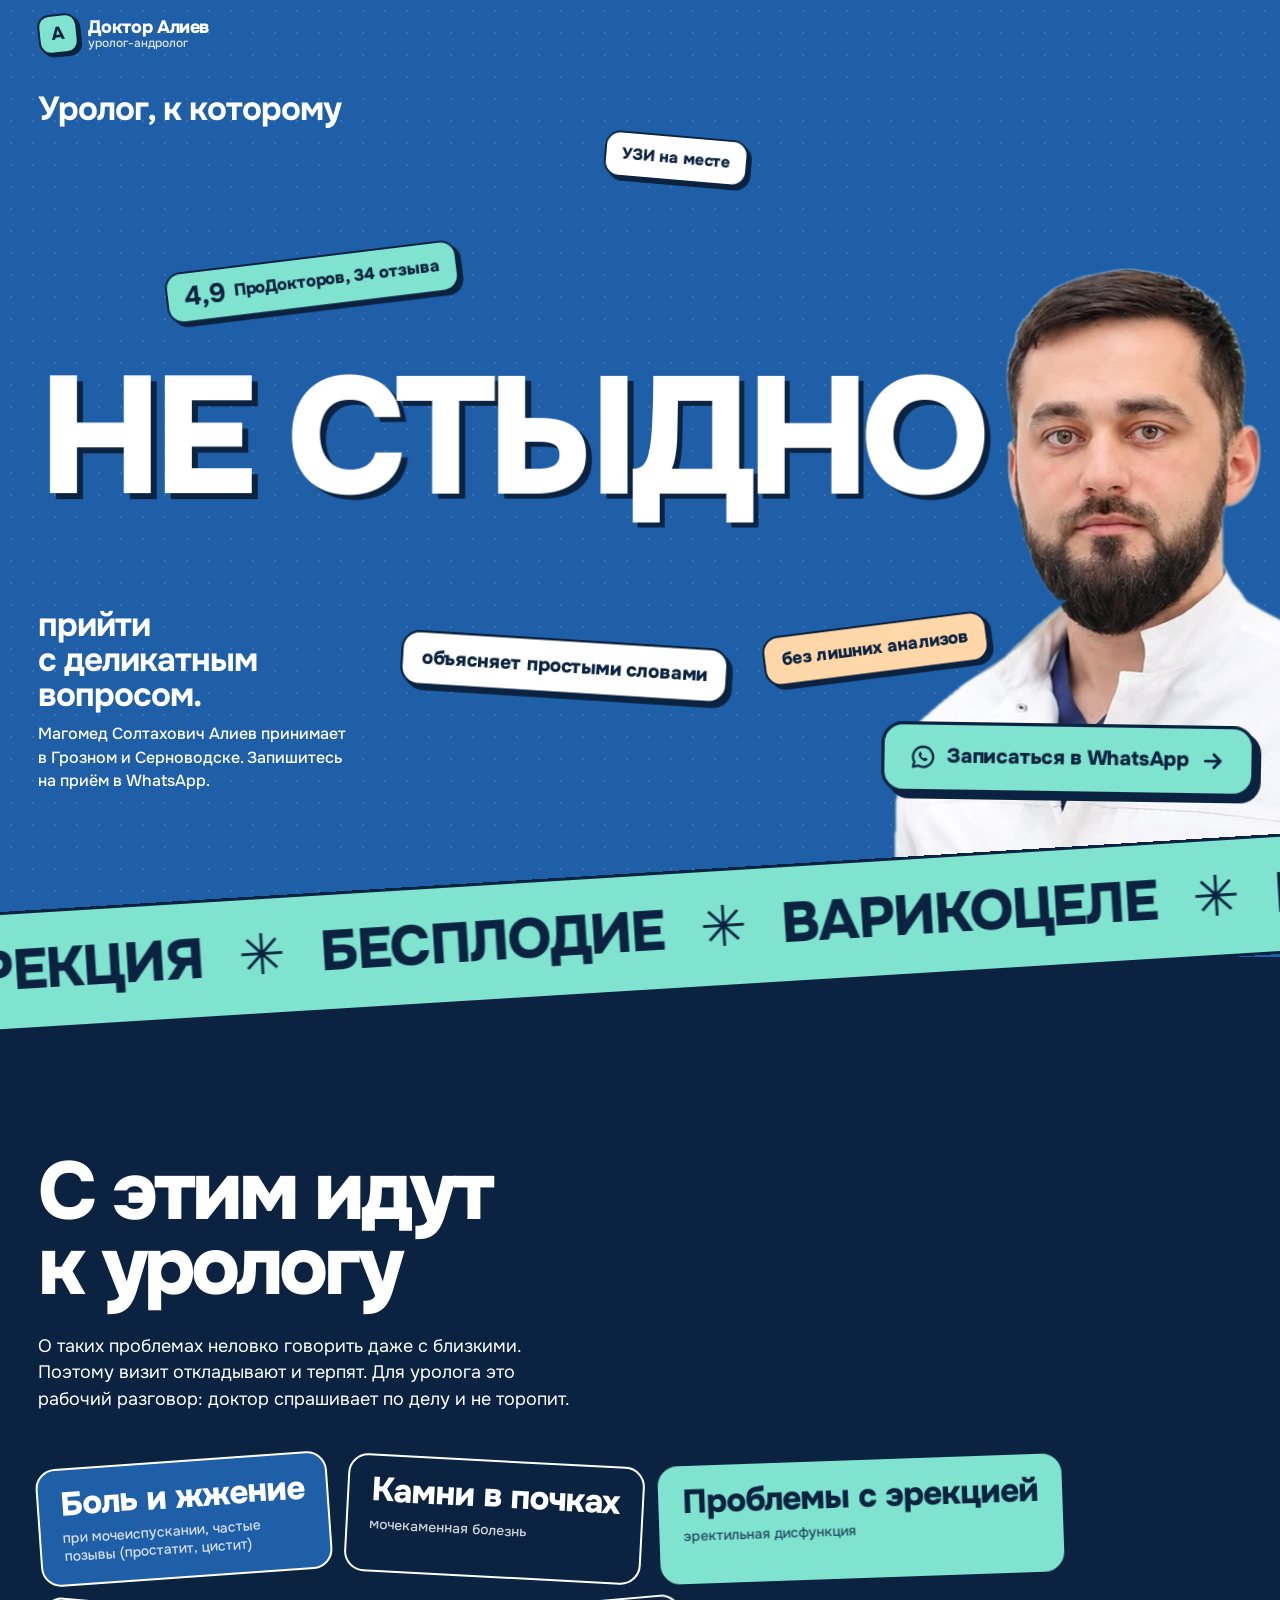
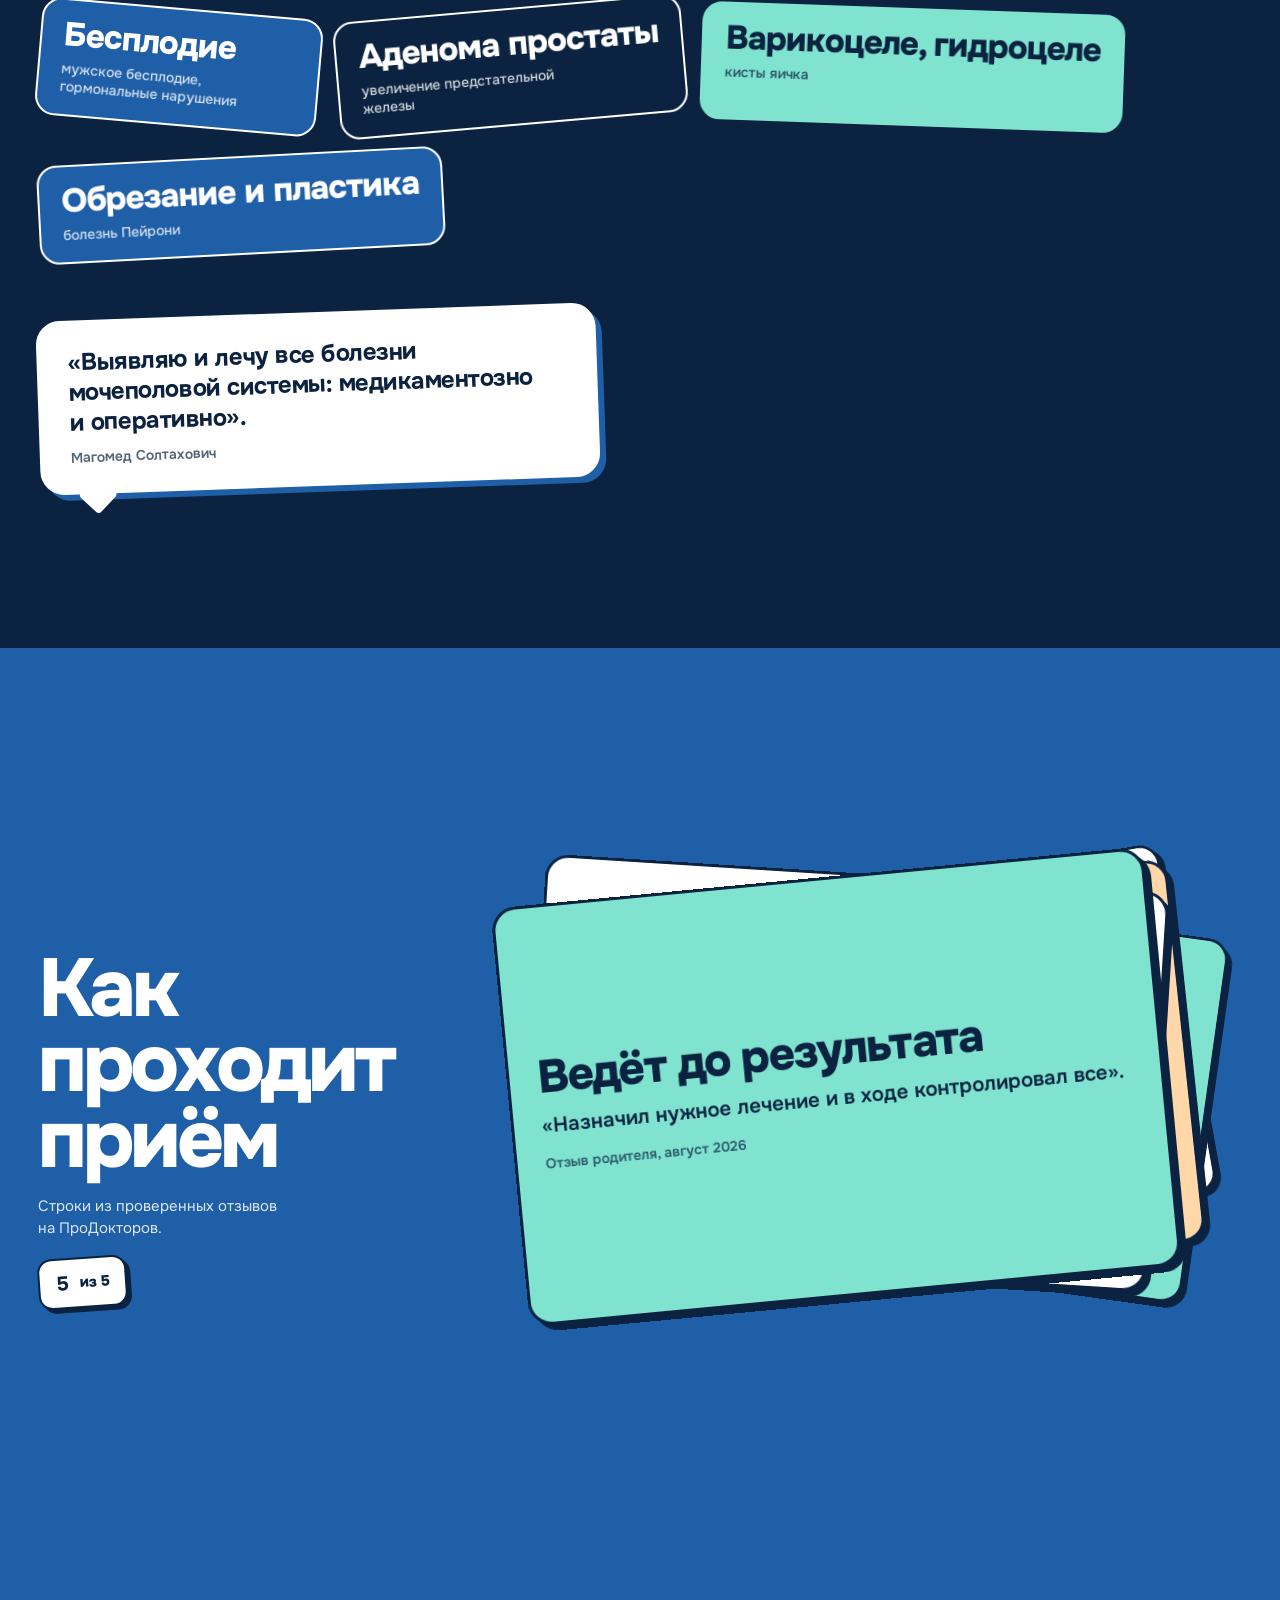
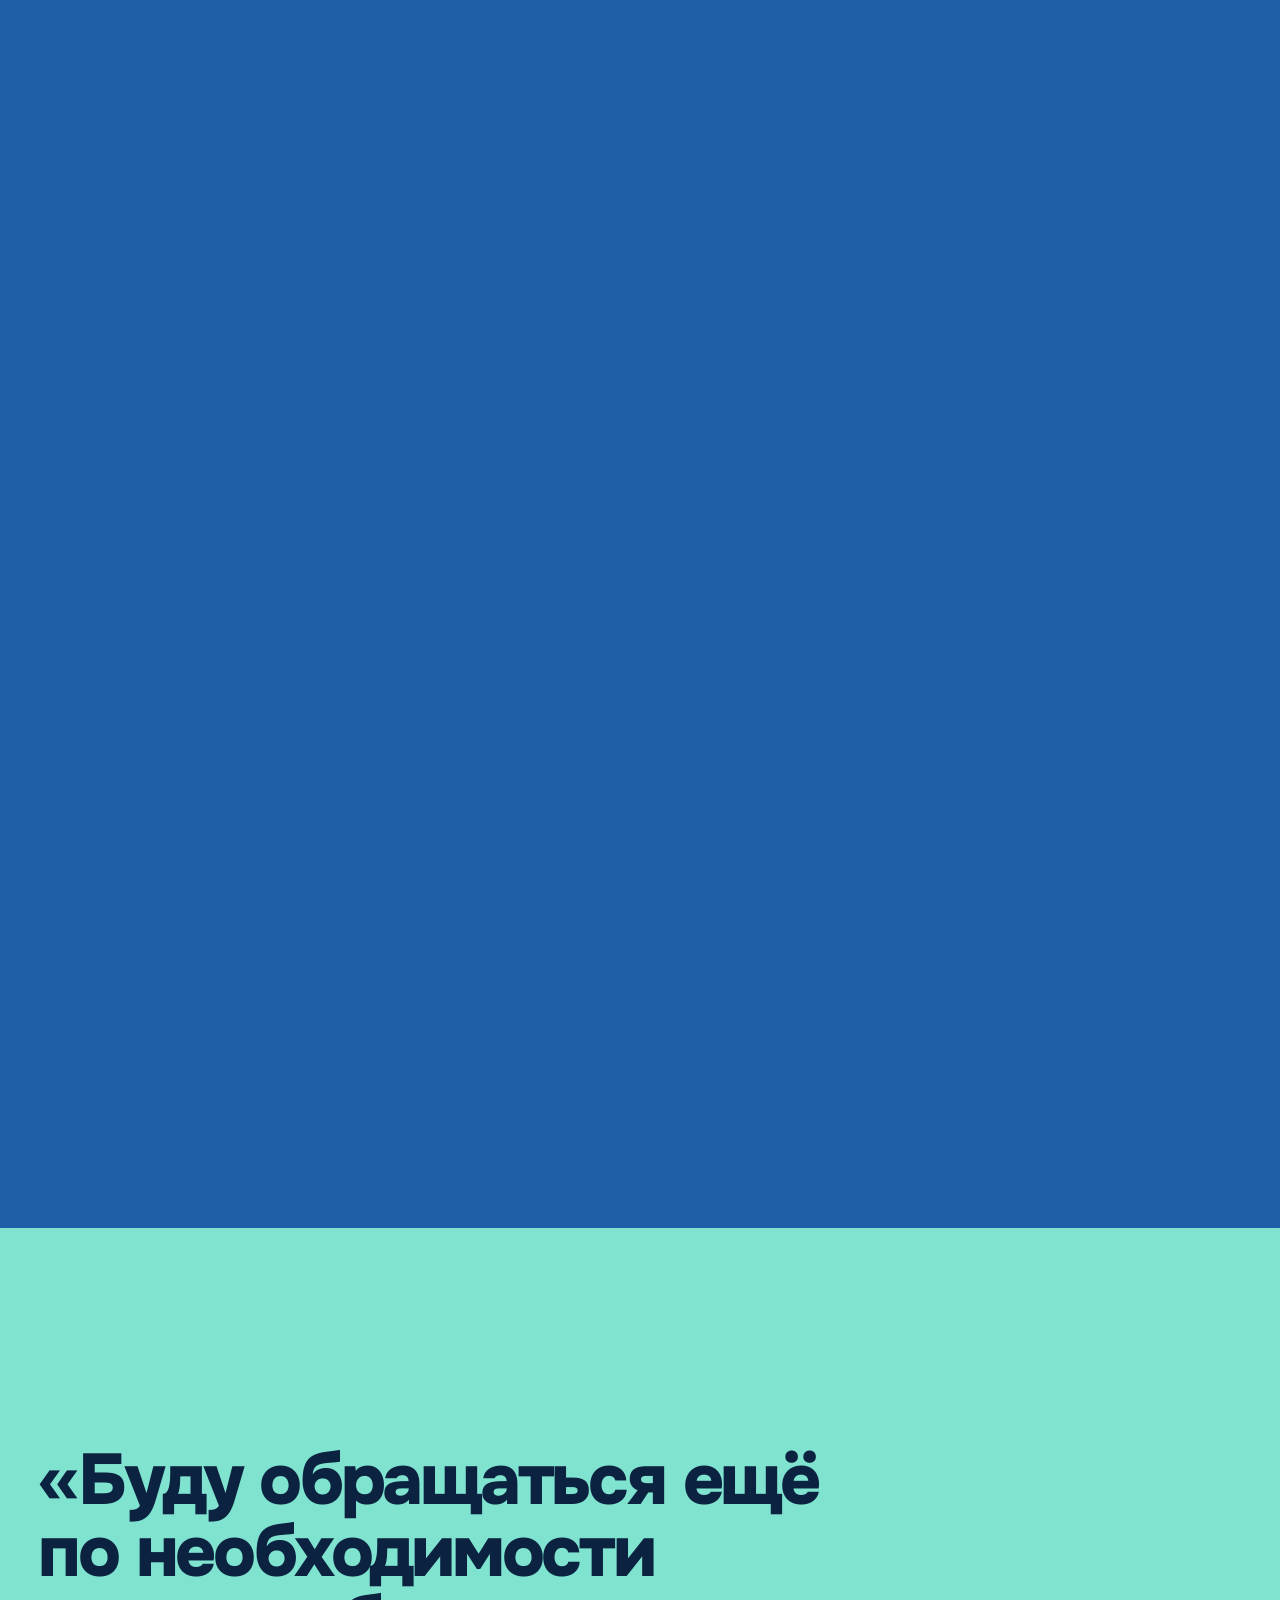
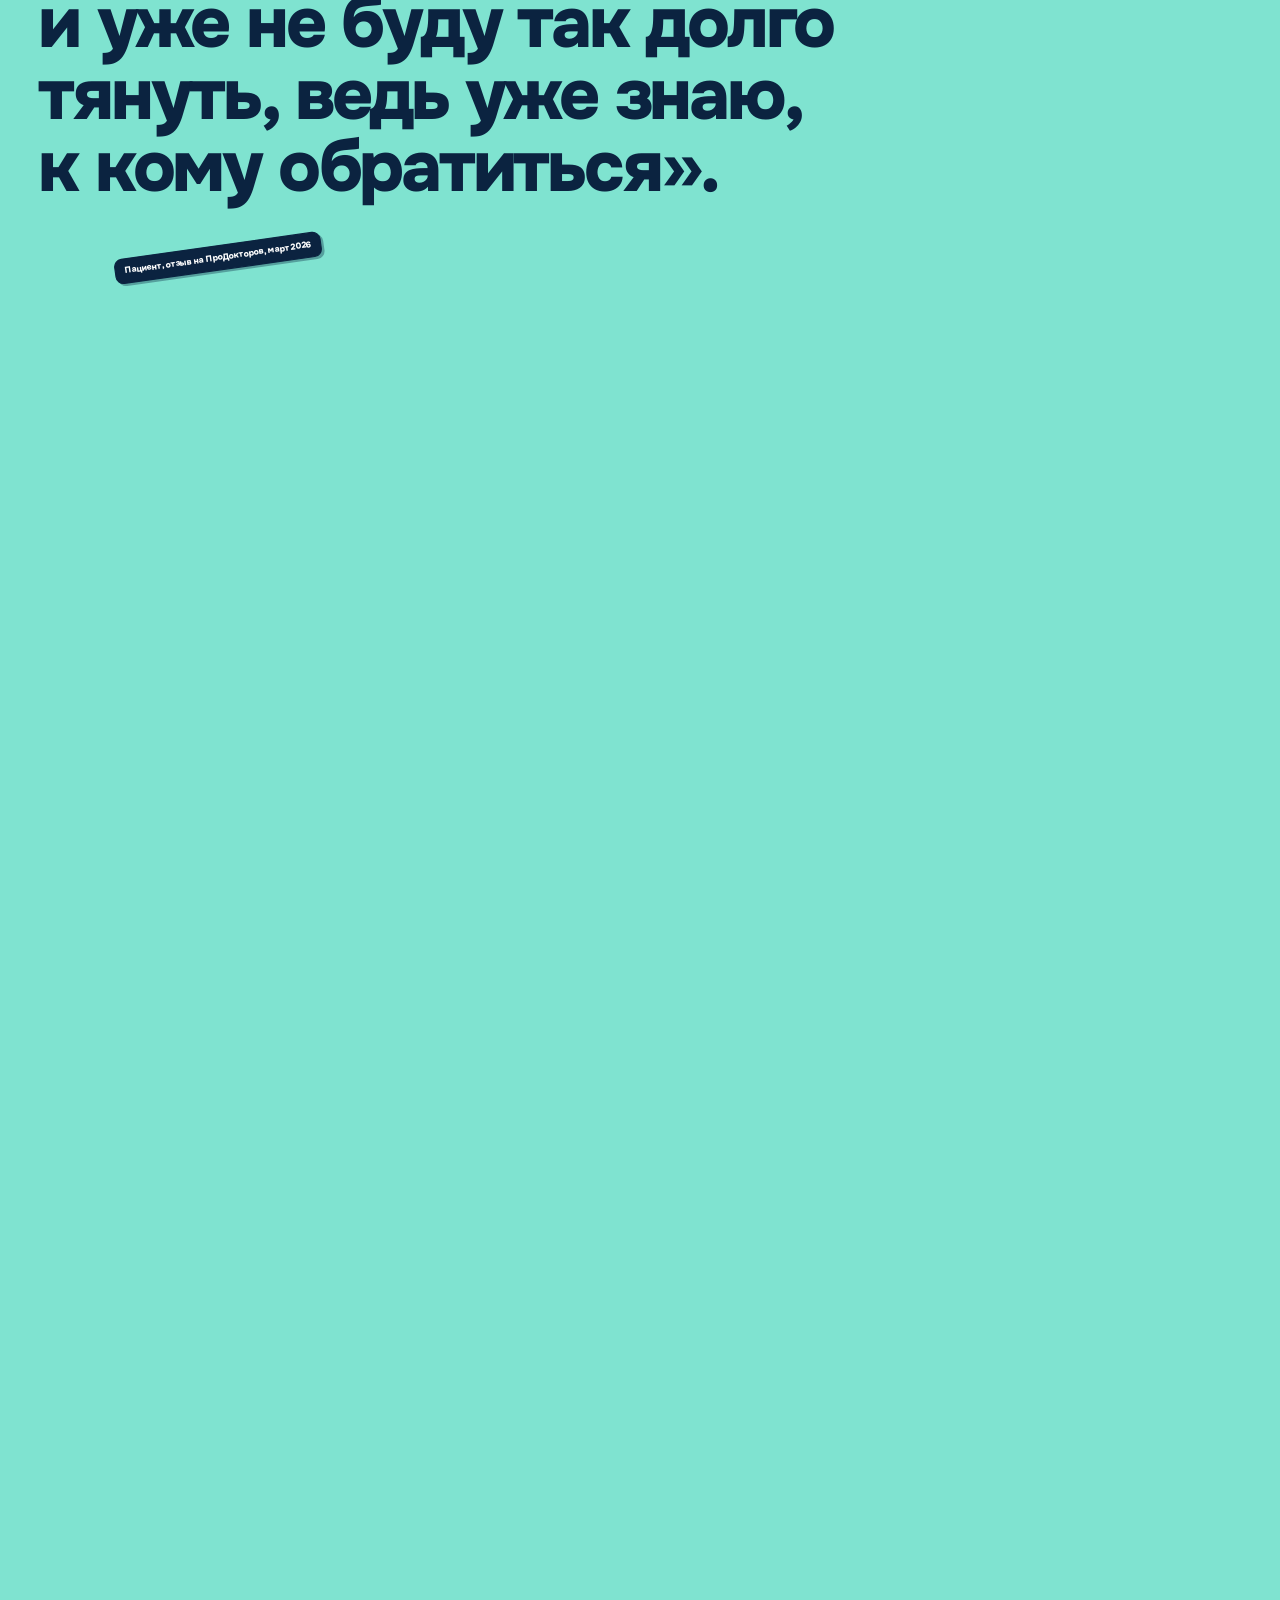
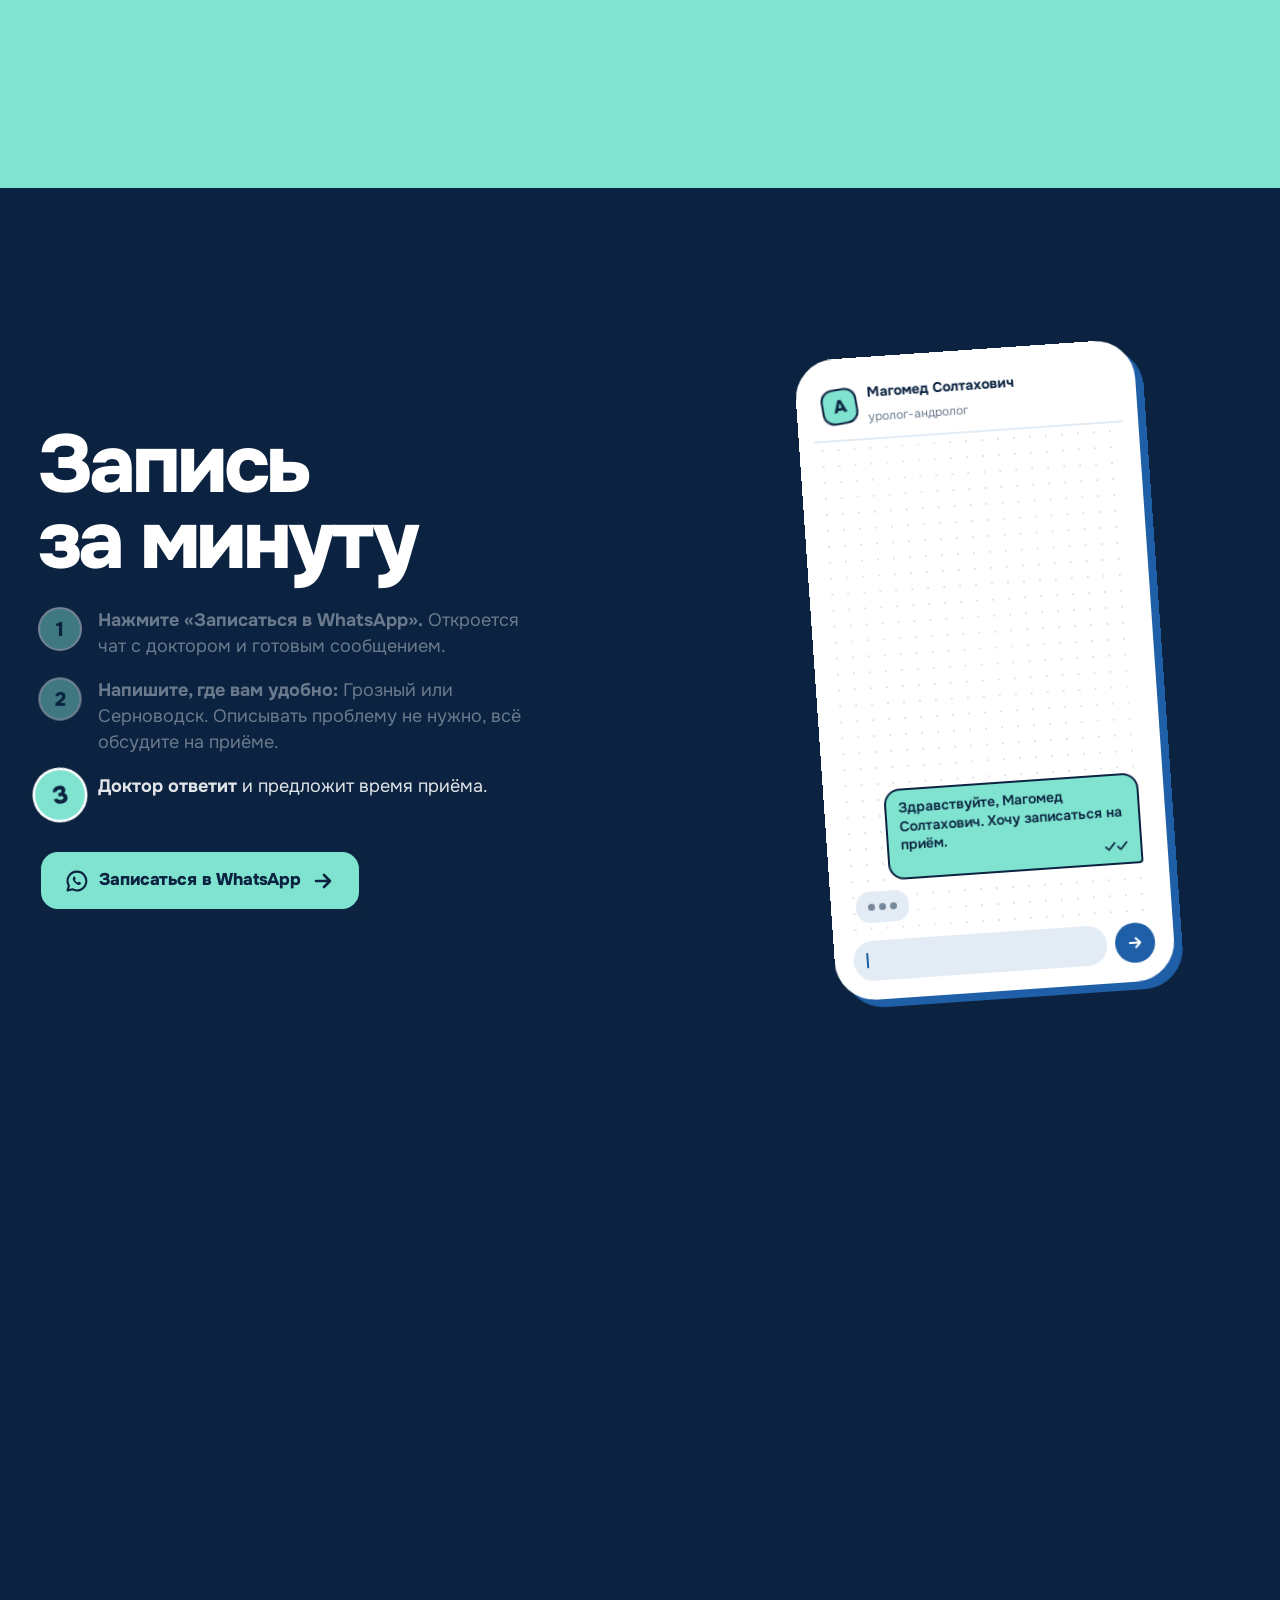
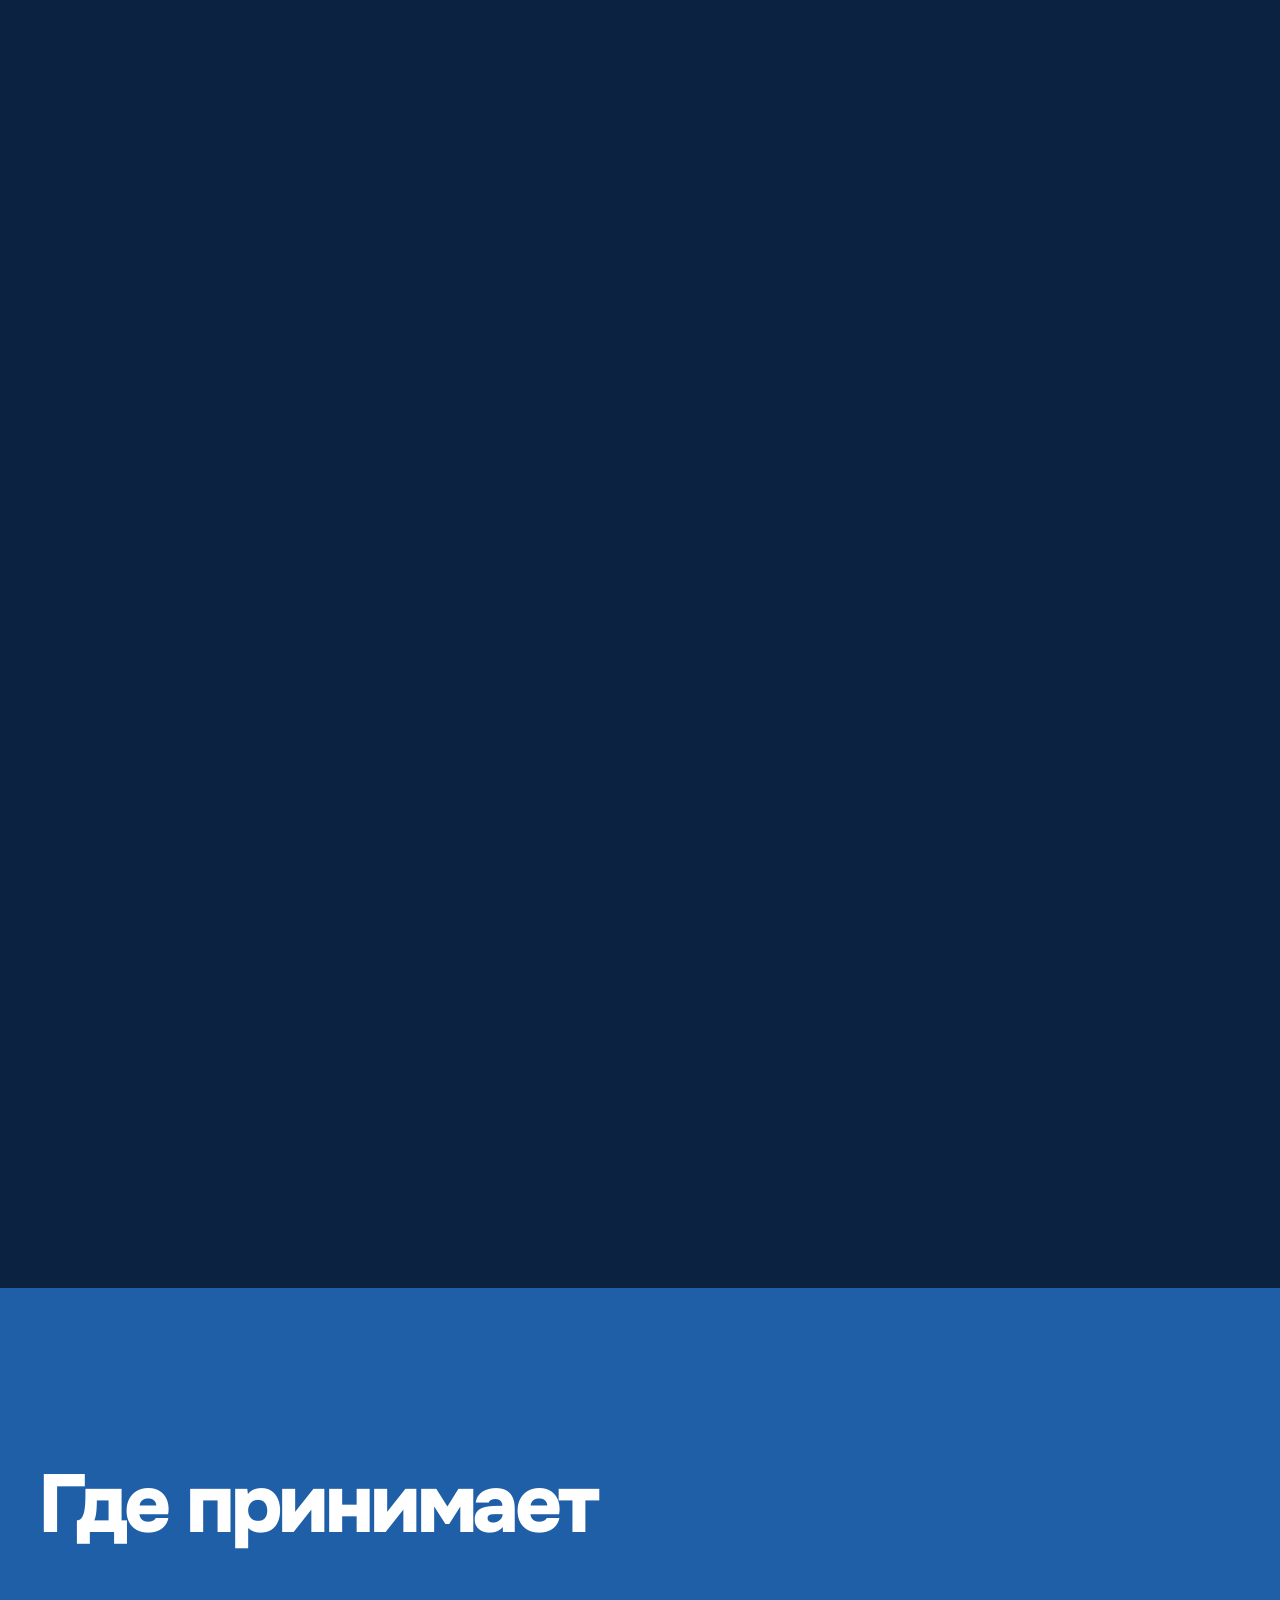
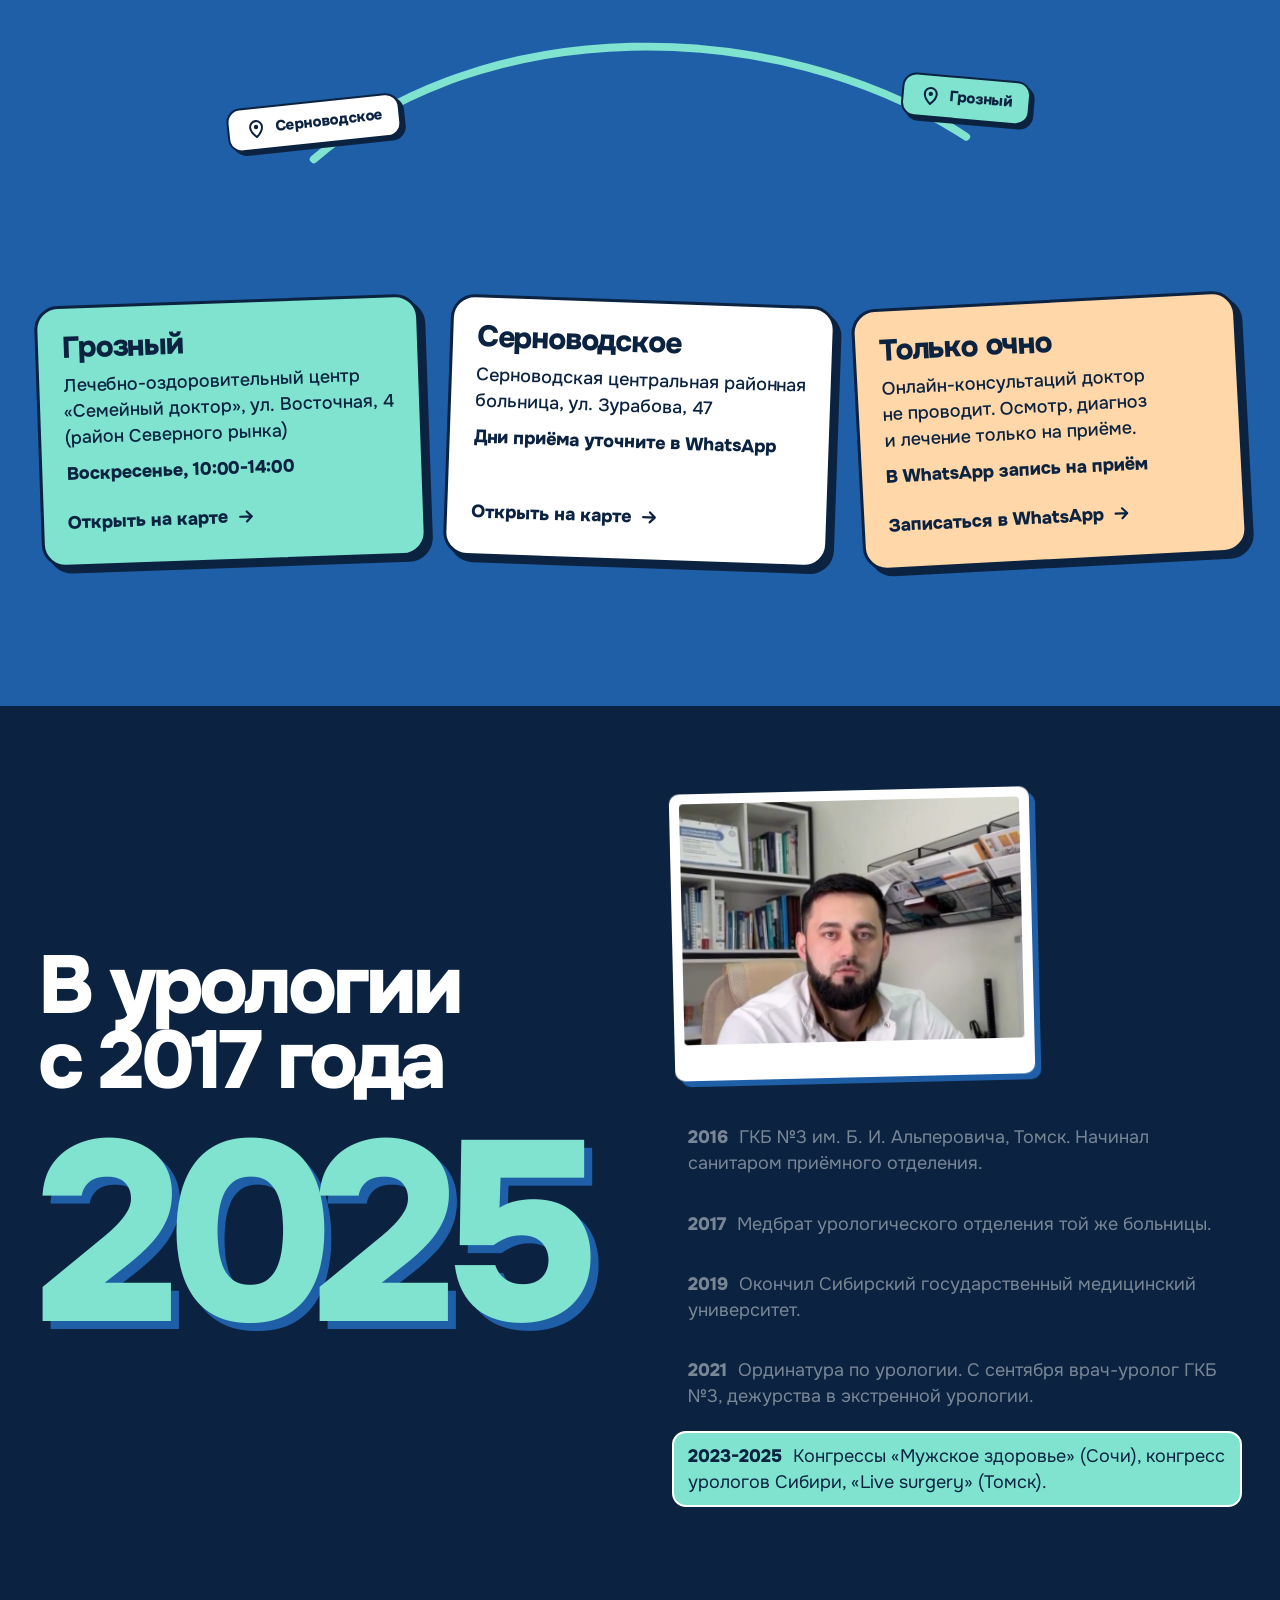
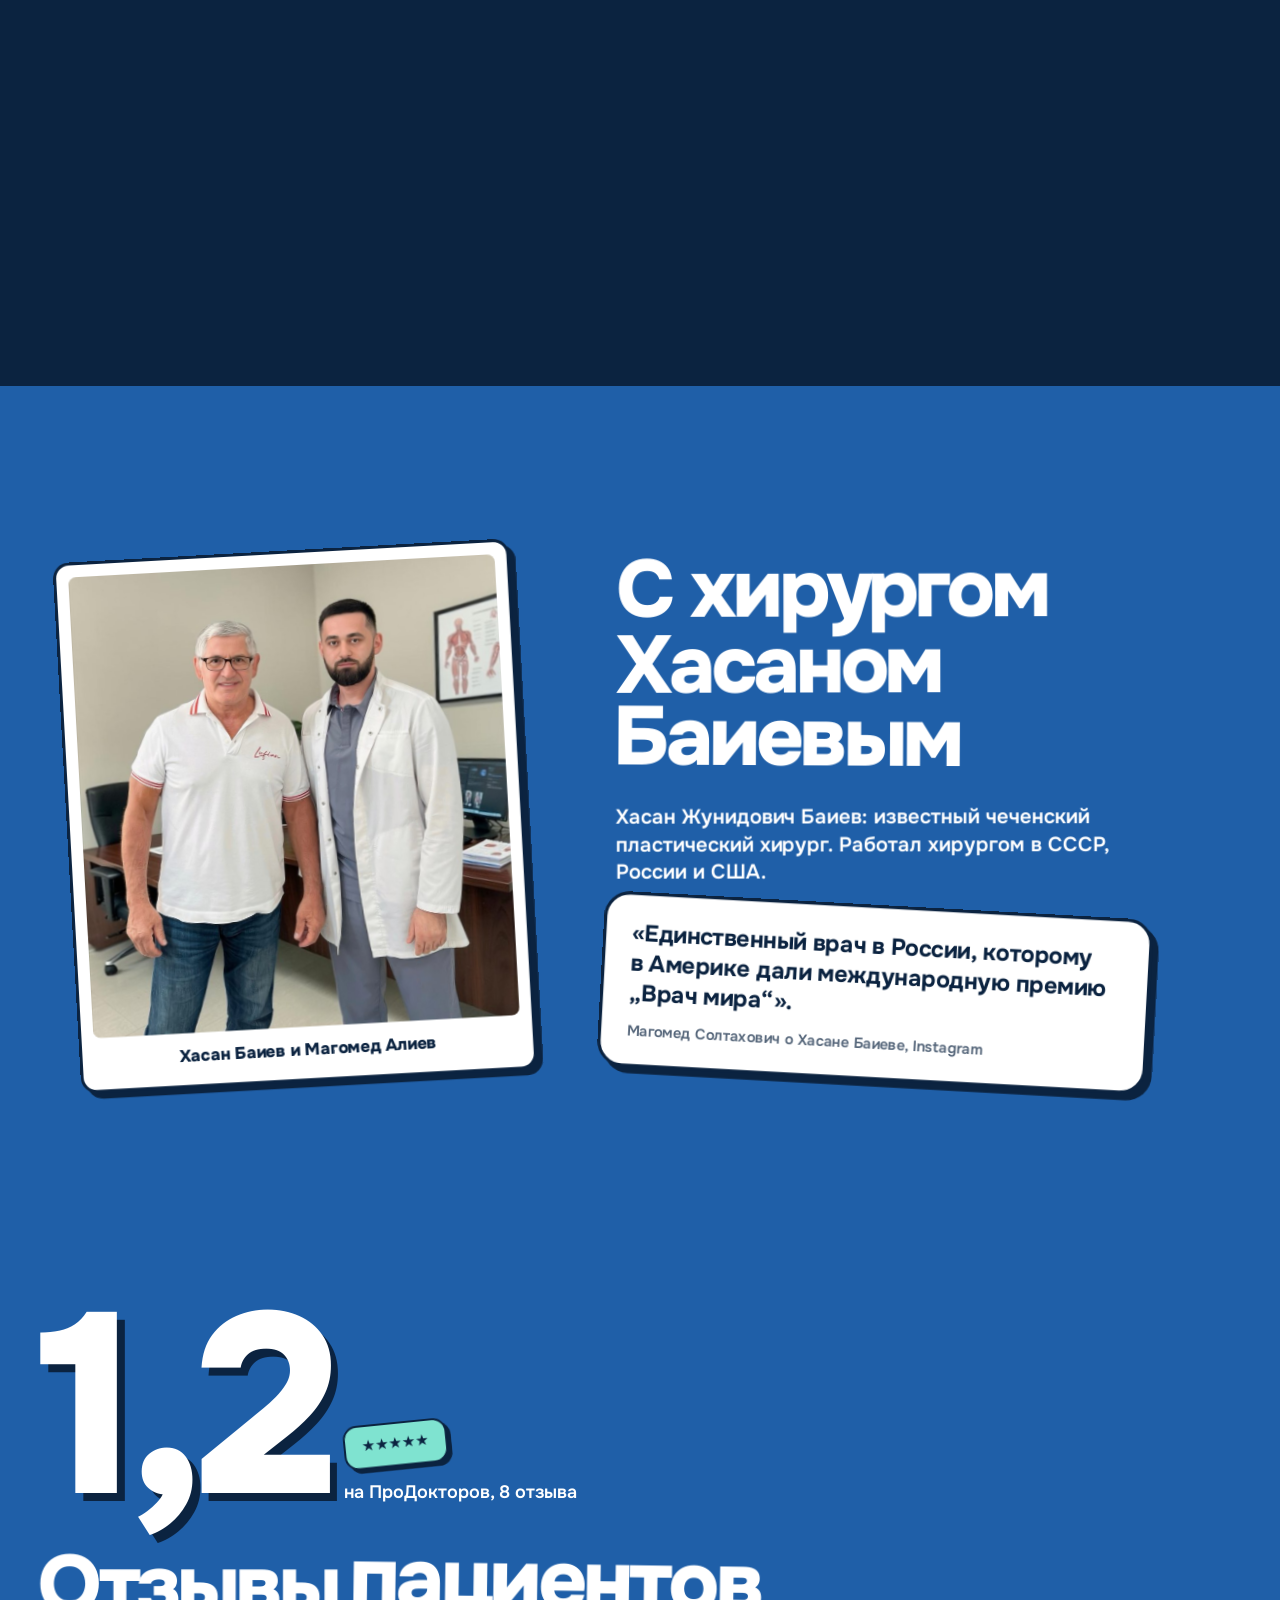
<file: index.html>
<!doctype html>
<html lang="ru">
<head>
<meta charset="utf-8">
<meta name="viewport" content="width=device-width, initial-scale=1, viewport-fit=cover">
<title>Доктор Алиев, уролог-андролог в Грозном</title>
<meta name="description" content="Магомед Солтахович Алиев: очный приём в Грозном и Серноводске. 4,9 на ПроДокторов, 34 отзыва. Запись на приём в WhatsApp.">
<link rel="canonical" href="https://xasi88.github.io/urolog-aliev/">
<meta name="theme-color" content="#1F5FA8">
<meta property="og:type" content="website">
<meta property="og:title" content="Доктор Алиев, уролог-андролог в Грозном">
<meta property="og:description" content="Очный приём в Грозном и Серноводске. Запись на приём в WhatsApp.">
<meta property="og:image" content="https://xasi88.github.io/urolog-aliev/img/og-image.jpg">
<meta property="og:url" content="https://xasi88.github.io/urolog-aliev/">
<link rel="icon" href="img/favicon.svg" type="image/svg+xml">
<link rel="apple-touch-icon" href="img/apple-touch-icon.png">
<link rel="preconnect" href="https://fonts.googleapis.com">
<link rel="preconnect" href="https://fonts.gstatic.com" crossorigin>
<link href="https://fonts.googleapis.com/css2?family=Onest:wght@400;500;700;800&display=swap" rel="stylesheet">
<link rel="stylesheet" href="styles.css">
<script type="application/ld+json">
{
  "@context": "https://schema.org",
  "@type": "Physician",
  "name": "Алиев Магомед Солтахович",
  "description": "Уролог-андролог. Очный приём в Грозном и Серноводском, запись в WhatsApp.",
  "url": "https://xasi88.github.io/urolog-aliev/",
  "image": "https://xasi88.github.io/urolog-aliev/img/og-image.jpg",
  "medicalSpecialty": "Urologic",
  "location": [
    {
      "@type": "MedicalClinic",
      "name": "Лечебно-оздоровительный центр «Семейный доктор»",
      "address": {"@type": "PostalAddress", "streetAddress": "ул. Восточная, 4", "addressLocality": "Грозный", "addressCountry": "RU"}
    },
    {
      "@type": "Hospital",
      "name": "Серноводская центральная районная больница",
      "address": {"@type": "PostalAddress", "streetAddress": "ул. Зурабова, 47", "addressLocality": "Серноводское", "addressCountry": "RU"}
    }
  ],
  "sameAs": ["https://www.instagram.com/dr.aliev_m_s/", "https://prodoctorov.ru/groznyy/vrach/1347622-aliev/"]
}
</script>
</head>
<body>
<a class="skip" href="#main">К содержанию</a>

<svg width="0" height="0" style="position:absolute" aria-hidden="true">
  <symbol id="i-arr" viewBox="0 0 24 24"><path d="M5 12h14M13 6l6 6-6 6" fill="none" stroke="currentColor" stroke-width="2.6" stroke-linecap="round" stroke-linejoin="round"/></symbol>
  <symbol id="i-wa" viewBox="0 0 24 24"><path d="M12 2.6a9.4 9.4 0 0 0-8.1 14.2L2.6 21.4l4.7-1.2A9.4 9.4 0 1 0 12 2.6z" fill="none" stroke="currentColor" stroke-width="2.1" stroke-linejoin="round"/><path d="M8.7 7.5c.3-.3.8-.3 1 .1l.9 1.7c.2.3.1.7-.1 1l-.6.6c.5 1.1 1.5 2.1 2.6 2.6l.6-.6c.3-.3.7-.3 1-.1l1.7.9c.4.2.4.7.1 1l-.8.9c-.5.5-1.3.6-2 .3-2.3-1-4.2-2.9-5.2-5.2-.3-.7-.2-1.5.3-2z" fill="currentColor"/></symbol>
  <symbol id="i-pin" viewBox="0 0 24 24"><path d="M12 21s-6.5-5.6-6.5-11a6.5 6.5 0 0 1 13 0c0 5.4-6.5 11-6.5 11z" fill="none" stroke="currentColor" stroke-width="2.2" stroke-linejoin="round"/><circle cx="12" cy="10" r="2.4" fill="currentColor"/></symbol>
</svg>

<header class="bar" id="top">
  <a class="logo" href="#main" aria-label="Доктор Алиев, в начало страницы"><i aria-hidden="true">А</i><span>Доктор Алиев<small>уролог-андролог</small></span></a>
  <a class="tag tag--lime bar__rec" data-wa href="https://wa.me/79234104903" target="_blank" rel="noopener"><svg class="ico" aria-hidden="true"><use href="#i-wa"/></svg>Записаться</a>
</header>

<main id="main">

  <!-- 1. Первый экран -->
  <section class="hero" id="hero" aria-labelledby="h-hero">
    <p class="pre">Уролог, к&nbsp;которому</p>
    <h1 class="giant" id="h-hero" aria-label="Уролог, к которому не стыдно прийти с деликатным вопросом"><span>Не</span> <span>стыдно</span></h1>
    <figure class="doc"><img src="img/doktor-cut.webp" width="464" height="673" fetchpriority="high" alt="Магомед Солтахович Алиев в белом халате"></figure>
    <p class="post"><b>прийти с&nbsp;деликатным вопросом.</b><span>Магомед Солтахович Алиев принимает в&nbsp;Грозном и&nbsp;Серноводске. Запишитесь на&nbsp;приём в&nbsp;WhatsApp.</span></p>
    <a class="st st--lime" data-st data-x="0.13" data-y="0.28" data-mx="0.035" data-mb="152" data-r="-8" href="https://prodoctorov.ru/groznyy/vrach/1347622-aliev/" target="_blank" rel="noopener"><b>4,9</b> ПроДокторов, 34&nbsp;отзыва</a>
    <span class="st st--white st--desk" data-st data-x="0.47" data-y="0.15" data-r="6">УЗИ на&nbsp;месте</span>
    <span class="st st--pink st--desk" data-st data-x="0.6" data-y="0.70" data-r="-5">без лишних анализов</span>
    <span class="st st--white st--desk" data-st data-x="0.33" data-y="0.72" data-r="4">объясняет простыми словами</span>
    <a class="cta" data-wa href="https://wa.me/79234104903" target="_blank" rel="noopener"><svg class="ico" aria-hidden="true"><use href="#i-wa"/></svg>Записаться в&nbsp;WhatsApp <svg class="ico" aria-hidden="true"><use href="#i-arr"/></svg></a>
  </section>

  <div class="band" aria-hidden="true"><div class="band__in" id="band"><span>простатит</span><i>✳</i><span>камни в&nbsp;почках</span><i>✳</i><span>эрекция</span><i>✳</i><span>бесплодие</span><i>✳</i><span>варикоцеле</span><i>✳</i><span>цистит</span><i>✳</i><span>аденома</span><i>✳</i></div></div>

  <!-- 2. С этим идут к урологу -->
  <section class="cond" id="cond" aria-labelledby="h-cond">
    <div class="wrap">
      <h2 class="big pops" id="h-cond">С&nbsp;этим идут к&nbsp;урологу</h2>
      <p class="lede" data-pop>О&nbsp;таких проблемах неловко говорить даже с&nbsp;близкими. Поэтому визит откладывают и&nbsp;терпят. Для уролога это рабочий разговор: доктор спрашивает по&nbsp;делу и&nbsp;не&nbsp;торопит.</p>
      <ul class="chips">
        <li class="chip" data-pop data-r="-4">Боль и&nbsp;жжение<small>при мочеиспускании, частые позывы (простатит, цистит)</small></li>
        <li class="chip" data-pop data-r="3">Камни в&nbsp;почках<small>мочекаменная болезнь</small></li>
        <li class="chip" data-pop data-r="-2">Проблемы с&nbsp;эрекцией<small>эректильная дисфункция</small></li>
        <li class="chip" data-pop data-r="5">Бесплодие<small>мужское бесплодие, гормональные нарушения</small></li>
        <li class="chip" data-pop data-r="-5">Аденома простаты<small>увеличение предстательной железы</small></li>
        <li class="chip" data-pop data-r="2">Варикоцеле, гидроцеле<small>кисты яичка</small></li>
        <li class="chip" data-pop data-r="-3">Обрезание и&nbsp;пластика<small>болезнь Пейрони</small></li>
      </ul>
      <blockquote class="say" data-pop data-r="-2">
        <p>«Выявляю и&nbsp;лечу все болезни мочеполовой системы: медикаментозно и&nbsp;оперативно».</p>
        <cite>Магомед Солтахович</cite>
      </blockquote>
    </div>
  </section>

  <!-- 3. Как проходит приём: колода -->
  <section class="scene s-deck" id="deck" aria-labelledby="h-deck">
    <div class="stage">
      <div class="wrap deck__in" data-fit>
        <div class="deck__head">
          <h2 class="big" id="h-deck">Как проходит приём</h2>
          <p class="deck__src">Строки из&nbsp;проверенных отзывов на&nbsp;ПроДокторов.</p>
          <p class="tag tag--white deck__n" aria-hidden="true"><b class="deck__i">1</b>&nbsp;из&nbsp;5</p>
        </div>
        <div class="deck">
          <article class="card card--white" data-r="-4"><h3>Выслушает до&nbsp;конца</h3><p>«Внимательно выслушал все жалобы, подробно расспросил о&nbsp;симптомах».</p><cite>Пациентка, сентябрь 2026</cite></article>
          <article class="card card--lime" data-r="3"><h3>УЗИ на&nbsp;месте</h3><p>«Провёл осмотр, на&nbsp;месте сделал УЗИ, подобрал лечение».</p><cite>Пациент, март 2026</cite></article>
          <article class="card card--pink" data-r="-2"><h3>Без лишних анализов</h3><p>«Лишних анализов не&nbsp;навязывает».</p><cite>Пациент, март 2026</cite></article>
          <article class="card card--white" data-r="4"><h3>Объясняет простыми словами</h3><p>«Всё разложил по&nbsp;полочкам, объяснил возможные причины».</p><cite>Пациентка, сентябрь 2026</cite></article>
          <article class="card card--lime" data-r="-3"><h3>Ведёт до&nbsp;результата</h3><p>«Назначил нужное лечение и&nbsp;в&nbsp;ходе контролировал все».</p><cite>Отзыв родителя, август 2026</cite></article>
        </div>
      </div>
    </div>
  </section>

  <!-- 4. Слова пациента -->
  <section class="scene s-quote" id="quote" aria-label="Слова пациента">
    <div class="stage">
      <blockquote class="wrap quote" data-fit>
        <p class="quote__q">«Буду обращаться ещё по&nbsp;необходимости и&nbsp;уже не&nbsp;буду так долго тянуть, ведь уже знаю, к&nbsp;кому обратиться».</p>
        <cite class="tag tag--navy quote__who">Пациент, отзыв на&nbsp;ПроДокторов, март 2026</cite>
      </blockquote>
    </div>
  </section>

  <!-- 5. Запись за минуту -->
  <section class="scene s-chat" id="chat" aria-labelledby="h-chat">
    <div class="stage">
      <div class="wrap chat__in" data-fit>
        <div class="chat__text">
          <h2 class="big" id="h-chat">Запись за&nbsp;минуту</h2>
          <ol class="steps">
            <li><span class="num" aria-hidden="true">1</span><p><b>Нажмите «Записаться в&nbsp;WhatsApp».</b> Откроется чат с&nbsp;доктором и&nbsp;готовым сообщением.</p></li>
            <li><span class="num" aria-hidden="true">2</span><p><b>Напишите, где вам удобно:</b> Грозный или Серноводск. Описывать проблему не&nbsp;нужно, всё обсудите на&nbsp;приёме.</p></li>
            <li><span class="num" aria-hidden="true">3</span><p><b>Доктор ответит</b> и&nbsp;предложит время приёма.</p></li>
          </ol>
          <a class="cta cta--inline" data-wa href="https://wa.me/79234104903" target="_blank" rel="noopener"><svg class="ico" aria-hidden="true"><use href="#i-wa"/></svg>Записаться в&nbsp;WhatsApp <svg class="ico" aria-hidden="true"><use href="#i-arr"/></svg></a>
        </div>
        <div class="phone" aria-hidden="true">
          <div class="phone__body">
            <div class="phone__bar"><span class="phone__ava">А</span><span><b>Магомед Солтахович</b><i>уролог-андролог</i></span></div>
            <div class="phone__chat">
              <div class="bubble"><span class="bubble__t" data-text="Здравствуйте, Магомед Солтахович. Хочу записаться на приём."></span><span class="bubble__meta">✓✓</span></div>
              <div class="typing"><span></span><span></span><span></span></div>
            </div>
            <div class="phone__input"><span class="phone__field"><span class="phone__typed"></span></span><span class="phone__send"><svg class="ico" aria-hidden="true"><use href="#i-arr"/></svg></span></div>
          </div>
        </div>
      </div>
    </div>
  </section>

  <!-- 6. Где принимает -->
  <section class="where" id="where" aria-labelledby="h-where">
    <div class="wrap">
      <h2 class="big pops" id="h-where">Где принимает</h2>
      <div class="map" aria-hidden="true">
        <svg class="route" viewBox="0 0 800 260">
          <path class="route__line" d="M110 170 C 260 40, 520 40, 690 150" pathLength="1"/>
          <circle class="route__ring" cx="690" cy="150" r="14"/>
          <circle class="route__ring route__ring--b" cx="110" cy="170" r="14"/>
        </svg>
        <span class="pin pin--a tag tag--white" data-pop data-r="-6"><svg class="ico" aria-hidden="true"><use href="#i-pin"/></svg>Серноводское</span>
        <span class="pin pin--b tag tag--lime" data-pop data-r="5"><svg class="ico" aria-hidden="true"><use href="#i-pin"/></svg>Грозный</span>
      </div>
      <div class="places">
        <article class="place place--lime" data-pop data-r="-2">
          <h3>Грозный</h3>
          <p>Лечебно-оздоровительный центр «Семейный доктор», ул.&nbsp;Восточная,&nbsp;4 (район Северного рынка)</p>
          <p class="place__time">Воскресенье, 10:00-14:00</p>
          <a class="link" href="https://yandex.ru/maps/?text=%D0%93%D1%80%D0%BE%D0%B7%D0%BD%D1%8B%D0%B9%2C%20%D1%83%D0%BB%D0%B8%D1%86%D0%B0%20%D0%92%D0%BE%D1%81%D1%82%D0%BE%D1%87%D0%BD%D0%B0%D1%8F%2C%204" target="_blank" rel="noopener">Открыть на&nbsp;карте <svg class="ico" aria-hidden="true"><use href="#i-arr"/></svg></a>
        </article>
        <article class="place place--white" data-pop data-r="2">
          <h3>Серноводское</h3>
          <p>Серноводская центральная районная больница, ул.&nbsp;Зурабова,&nbsp;47</p>
          <p class="place__time">Дни приёма уточните в&nbsp;WhatsApp</p>
          <a class="link" href="https://yandex.ru/maps/?text=%D0%A1%D0%B5%D1%80%D0%BD%D0%BE%D0%B2%D0%BE%D0%B4%D1%81%D0%BA%D0%BE%D0%B5%2C%20%D1%83%D0%BB%D0%B8%D1%86%D0%B0%20%D0%97%D1%83%D1%80%D0%B0%D0%B1%D0%BE%D0%B2%D0%B0%2C%2047" target="_blank" rel="noopener">Открыть на&nbsp;карте <svg class="ico" aria-hidden="true"><use href="#i-arr"/></svg></a>
        </article>
        <article class="place place--pink" data-pop data-r="-3">
          <h3>Только очно</h3>
          <p>Онлайн-консультаций доктор не&nbsp;проводит. Осмотр, диагноз и&nbsp;лечение только на&nbsp;приёме.</p>
          <p class="place__time">В&nbsp;WhatsApp запись на&nbsp;приём</p>
          <a class="link" data-wa href="https://wa.me/79234104903" target="_blank" rel="noopener">Записаться в&nbsp;WhatsApp <svg class="ico" aria-hidden="true"><use href="#i-arr"/></svg></a>
        </article>
      </div>
    </div>
  </section>

  <!-- 7. Путь доктора -->
  <section class="scene s-path" id="path" aria-labelledby="h-path">
    <div class="stage">
      <div class="wrap path__in" data-fit>
        <div class="path__left">
          <h2 class="big" id="h-path">В&nbsp;урологии с&nbsp;2017 года</h2>
          <div class="year" aria-hidden="true"><span class="year__roll"><span>2016</span><span>2017</span><span>2019</span><span>2021</span><span>2025</span></span></div>
        </div>
        <div class="path__right">
          <figure class="snap" aria-hidden="false"><img src="img/kabinet.jpg" width="720" height="510" loading="lazy" alt="Доктор Алиев за рабочим столом в кабинете"></figure>
          <ol class="miles">
            <li><b>2016</b> ГКБ №3 им.&nbsp;Б.&nbsp;И.&nbsp;Альперовича, Томск. Начинал санитаром приёмного отделения.</li>
            <li><b>2017</b> Медбрат урологического отделения той&nbsp;же больницы.</li>
            <li><b>2019</b> Окончил Сибирский государственный медицинский университет.</li>
            <li><b>2021</b> Ординатура по&nbsp;урологии. С&nbsp;сентября врач-уролог ГКБ №3, дежурства в&nbsp;экстренной урологии.</li>
            <li><b>2023-2025</b> Конгрессы «Мужское здоровье» (Сочи), конгресс урологов Сибири, «Live surgery» (Томск).</li>
          </ol>
        </div>
      </div>
    </div>
  </section>

  <!-- 7б. С Хасаном Баиевым -->
  <section class="meet" id="meet" aria-labelledby="h-meet">
    <div class="wrap meet__in">
      <h2 class="big pops" id="h-meet">С&nbsp;хирургом Хасаном Баиевым</h2>
      <figure class="photo" data-pop data-r="-3"><img src="img/s-baievym.jpg" width="880" height="951" loading="lazy" alt="Хасан Баиев и Магомед Солтахович Алиев в кабинете"><figcaption>Хасан Баиев и&nbsp;Магомед Алиев</figcaption></figure>
      <p class="meet__p" data-pop>Хасан Жунидович Баиев: известный чеченский пластический хирург. Работал хирургом в&nbsp;СССР, России и&nbsp;США.</p>
      <blockquote class="meet__q" data-pop data-r="2">
        <p>«Единственный врач в&nbsp;России, которому в&nbsp;Америке дали международную премию „Врач мира“».</p>
        <cite>Магомед Солтахович о&nbsp;Хасане Баиеве, Instagram</cite>
      </blockquote>
    </div>
  </section>

  <!-- 8. Отзывы -->
  <section class="reviews" id="reviews" aria-labelledby="h-reviews">
    <div class="wrap">
      <div class="score">
        <p class="score__big"><span class="odo" data-to="4,9">4,9</span></p>
        <p class="score__txt"><span class="tag tag--lime" data-pop data-r="-6">★★★★★</span><span>на&nbsp;ПроДокторов, <span class="odo" data-to="34">34</span>&nbsp;отзыва</span></p>
      </div>
      <h2 class="big pops" id="h-reviews">Отзывы пациентов</h2>
      <div class="revs">
        <article class="rev rev--white" data-pop data-r="-2">
          <p>«Я обратился к&nbsp;Алиеву М.&nbsp;С. по&nbsp;рекомендации знакомого (...). У&nbsp;меня была деликатная проблема, с&nbsp;которой долгое время стеснялся обращаться за&nbsp;помощью, врач провёл осмотр, на&nbsp;месте сделал УЗИ, подобрал лечение и&nbsp;помог мне справиться с&nbsp;моим недугом. Магомед Солтахович максимально честно общается с&nbsp;пациентами, лишних анализов не&nbsp;навязывает».</p>
          <cite>Пациент, «Семейный доктор», март 2026. Проверенный отзыв на&nbsp;ПроДокторов</cite>
        </article>
        <article class="rev rev--pink" data-pop data-r="2">
          <p>«Были с&nbsp;сыном у&nbsp;Магомеда на&nbsp;приеме по&nbsp;неким проблемам. Он очень хорошо помог нам, сделав все, что нужно. (...) Чётко выполнял свою работу, ответственно и&nbsp;подходил ко&nbsp;всему. Я&nbsp;очень довольна его приемом, назначил нужное лечение и&nbsp;в&nbsp;ходе контролировал все».</p>
          <cite>Отзыв родителя, Серноводская больница, август 2026. Проверенный отзыв на&nbsp;ПроДокторов</cite>
        </article>
      </div>
      <a class="tag tag--white more" data-pop data-r="-2" href="https://prodoctorov.ru/groznyy/vrach/1347622-aliev/" target="_blank" rel="noopener">Все 34 отзыва на&nbsp;ПроДокторов <svg class="ico" aria-hidden="true"><use href="#i-arr"/></svg></a>
    </div>
  </section>

  <!-- 9. Вопросы -->
  <section class="faq" id="faq" aria-labelledby="h-faq">
    <div class="wrap narrow">
      <h2 class="big pops" id="h-faq">Вопросы и&nbsp;ответы</h2>
      <div class="qs">
        <details data-pop data-r="-1"><summary>Стыдно идти к&nbsp;урологу. Что делать?</summary><p>Запишитесь в&nbsp;WhatsApp: достаточно написать город и&nbsp;удобный день, проблему описывать не&nbsp;нужно. На&nbsp;приёме доктор спросит только то, что нужно для диагноза.</p></details>
        <details data-pop data-r="1"><summary>Где и&nbsp;когда принимает доктор?</summary><p>В&nbsp;Грозном по&nbsp;воскресеньям, 10:00-14:00, «Семейный доктор», ул.&nbsp;Восточная,&nbsp;4. В&nbsp;Серноводской больнице дни приёма уточните в&nbsp;WhatsApp.</p></details>
        <details data-pop data-r="-1"><summary>Можно получить консультацию онлайн?</summary><p>Нет. Доктор принимает только очно, в&nbsp;Грозном и&nbsp;Серноводском. Осмотр, диагноз и&nbsp;лечение только на&nbsp;приёме. В&nbsp;WhatsApp можно записаться.</p></details>
        <details data-pop data-r="1"><summary>Сколько стоит приём?</summary><p>Цену назовут при записи.</p></details>
        <details data-pop data-r="-1"><summary>Как подготовиться к&nbsp;приёму?</summary><p>Возьмите прошлые анализы и&nbsp;заключения, если они есть. О&nbsp;подготовке к&nbsp;УЗИ доктор скажет при записи.</p></details>
        <details data-pop data-r="1"><summary>Доктор принимает женщин и&nbsp;детей?</summary><p>Да. В&nbsp;отзывах есть пациентки и&nbsp;родители с&nbsp;детьми.</p></details>
        <details data-pop data-r="-1"><summary>Доктор делает операции?</summary><p>Да. Он лечит и&nbsp;лекарствами, и&nbsp;операцией.</p></details>
      </div>
    </div>
  </section>

  <!-- 10. Финал -->
  <section class="final" id="final" aria-labelledby="h-final">
    <div class="wrap final__in">
      <h2 class="huge pops" id="h-final">Напишите доктору</h2>
      <p data-pop>Сообщение ни&nbsp;к&nbsp;чему не&nbsp;обязывает. Доктор ответит и&nbsp;предложит время приёма.</p>
      <a class="cta cta--navy cta--big" data-wa data-jiggle href="https://wa.me/79234104903" target="_blank" rel="noopener"><svg class="ico" aria-hidden="true"><use href="#i-wa"/></svg>Записаться в&nbsp;WhatsApp <svg class="ico" aria-hidden="true"><use href="#i-arr"/></svg></a>
    </div>
  </section>

</main>

<footer class="foot">
  <div class="wrap foot__in">
    <p class="logo logo--foot"><i aria-hidden="true">А</i><span>Алиев Магомед Солтахович<small>врач уролог-андролог</small></span></p>
    <div class="foot__col">
      <p>Грозный, ул.&nbsp;Восточная,&nbsp;4, «Семейный доктор»</p>
      <p>Серноводское, ул.&nbsp;Зурабова,&nbsp;47, ЦРБ</p>
    </div>
    <nav class="foot__col" aria-label="Доктор в сети">
      <a href="https://www.instagram.com/dr.aliev_m_s/" target="_blank" rel="noopener">Instagram</a>
      <a href="https://t.me/dr_aliev_m_s_urologist" target="_blank" rel="noopener">Telegram</a>
      <a href="https://prodoctorov.ru/groznyy/vrach/1347622-aliev/" target="_blank" rel="noopener">ПроДокторов</a>
    </nav>
  </div>
  <p class="wrap foot__warn">Сайт носит информационный характер и&nbsp;нужен для записи на&nbsp;очный приём. Онлайн-консультаций нет. Имеются противопоказания. Необходима консультация специалиста.</p>
</footer>

<div class="dock" id="dock" aria-hidden="true">
  <a class="cta cta--dock" data-wa href="https://wa.me/79234104903" target="_blank" rel="noopener" tabindex="-1"><svg class="ico" aria-hidden="true"><use href="#i-wa"/></svg>Записаться в&nbsp;WhatsApp</a>
</div>

<script src="app.js"></script>
</body>
</html>
</file>
<file: styles.css>
/* Переменные брендбука «Кобальт», палитра «Медицинский синий»: docs/Брендбук.md. Меняются только вместе с ним.
   Цвета по смыслу: фон, текст на фоне, контур (он же тёмные разделы), акцент, второй акцент, бумага. */
:root {
  --bg: #1F5FA8;
  --on-bg: #FFFFFF;
  --ink: #0B2340;
  --on-ink: #FFFFFF;
  --accent: #7FE3D0;
  --accent2: #FFD7A8;
  --paper: #FFFFFF;
  --paper-2: #E3ECF5;

  --font: "Onest", "Segoe UI", system-ui, sans-serif;
  --line: 2.5px;
  --shadow: 4px 4px 0 var(--ink);
  --shadow-big: 6px 6px 0 var(--ink);
  --r: 18px;

  --pad: clamp(16px, 3vw, 40px);
  --fs-text: 16px;
}
@media (min-width: 900px) { :root { --fs-text: 18px; } }

* { box-sizing: border-box; }
html { -webkit-text-size-adjust: 100%; overflow-x: clip; }
body { margin: 0; background: var(--bg); color: var(--on-bg); font-family: var(--font); font-size: var(--fs-text); line-height: 1.45; overflow-x: clip; }
img { display: block; max-width: 100%; height: auto; }
a { color: inherit; }
h1, h2, h3 { margin: 0; }
p { margin: 0; text-wrap: pretty; }
cite { font-style: normal; }
.ico { width: 22px; height: 22px; flex: none; }
.wrap { width: 100%; max-width: 1280px; margin: 0 auto; padding: 0 var(--pad); }
.narrow { max-width: 900px; }
.skip { position: absolute; left: 16px; top: -100px; z-index: 80; background: var(--accent); color: var(--ink); padding: 12px 16px; border-radius: 12px; border: var(--line) solid var(--ink); font-weight: 700; }
.skip:focus { top: 16px; }
a:focus-visible, summary:focus-visible { outline: 3px solid var(--accent); outline-offset: 4px; border-radius: 6px; }

/* Фон в точку */
body::before { content: ""; position: fixed; inset: 0; pointer-events: none; z-index: 0; opacity: 0.22; background-image: radial-gradient(color-mix(in srgb, var(--on-bg) 55%, transparent) 1px, transparent 1.2px); background-size: 22px 22px; }
main, .foot { position: relative; z-index: 1; }

/* Наклейки-ярлыки */
.tag { display: inline-flex; align-items: center; gap: 8px; padding: 9px 16px; border-radius: 14px; border: var(--line) solid var(--ink); box-shadow: var(--shadow); color: var(--ink); font-weight: 800; font-size: 15px; letter-spacing: -0.01em; text-decoration: none; white-space: nowrap; }
.tag--lime { background: var(--accent); } .tag--white { background: var(--paper); } .tag--pink { background: var(--accent2); }
.tag--navy { background: var(--ink); color: var(--on-ink); border-color: var(--ink); box-shadow: 4px 4px 0 color-mix(in srgb, var(--ink) 35%, transparent); }

/* Шапка */
.bar { position: fixed; z-index: 50; top: 0; left: 0; right: 0; display: flex; align-items: center; justify-content: space-between; padding: 14px var(--pad); pointer-events: none; }
.bar > * { pointer-events: auto; }
.logo { display: inline-flex; align-items: center; gap: 10px; text-decoration: none; font-weight: 800; font-size: 18px; letter-spacing: -0.02em; line-height: 1.1; margin: 0; }
.logo i { width: 40px; height: 40px; flex: none; border-radius: 12px; background: var(--accent); color: var(--ink); border: var(--line) solid var(--ink); box-shadow: 3px 3px 0 var(--ink); display: grid; place-items: center; font-style: normal; transform: rotate(-6deg); }
.logo small { display: block; font-size: 12px; font-weight: 500; opacity: 0.85; letter-spacing: 0; }
.bar__rec { font-size: 14px; padding: 8px 14px; transition: transform 300ms cubic-bezier(0.34, 1.56, 0.64, 1), opacity 300ms; }
.bar__rec .ico { width: 18px; height: 18px; }
.motion .bar__rec { opacity: 0; transform: scale(0.4) rotate(-10deg); pointer-events: none; }
.motion .bar.is-on .bar__rec { opacity: 1; transform: rotate(3deg); pointer-events: auto; }
@media (max-width: 359px) { .logo small { display: none; } }

/* Кнопка записи: лаймовая наклейка */
.cta { display: inline-flex; align-items: center; justify-content: center; gap: 10px; padding: 16px 24px; border-radius: 20px; background: var(--accent); color: var(--ink); border: 3px solid var(--ink); box-shadow: var(--shadow-big); font-weight: 800; font-size: 19px; letter-spacing: -0.01em; text-decoration: none; transition: box-shadow 150ms, translate 150ms; }
.cta .ico { width: 24px; height: 24px; }
.cta:active { box-shadow: 2px 2px 0 var(--ink); translate: 3px 3px; }
.cta--navy { background: var(--ink); color: var(--accent); box-shadow: 6px 6px 0 color-mix(in srgb, var(--ink) 35%, transparent); }
.cta--big { font-size: clamp(20px, 2.4vw, 30px); padding: 22px 34px; border-radius: 24px; }

/* ---------- 1. Первый экран ---------- */
.hero { position: relative; height: 100svh; min-height: 640px; overflow: hidden; }
.pre { position: absolute; z-index: 3; left: var(--pad); top: 92px; font-weight: 700; font-size: clamp(22px, 2.6vw, 38px); line-height: 1.05; letter-spacing: -0.03em; }
.giant { position: absolute; z-index: 3; left: var(--pad); right: 0; top: 50%; transform: translateY(-58%); font-weight: 800; text-transform: uppercase; font-size: 13vw; line-height: 0.86; letter-spacing: -0.055em; white-space: nowrap; text-shadow: 0.035em 0.035em 0 var(--ink); }
.giant span { display: inline-block; will-change: transform; }
.post { position: absolute; z-index: 3; left: var(--pad); bottom: 12vh; max-width: 30ch; font-size: 16px; font-weight: 500; }
.post b { display: block; font-size: clamp(22px, 2.6vw, 38px); line-height: 1.05; letter-spacing: -0.03em; font-weight: 700; margin-bottom: 10px; }
/* Доктор по пояс справа. Лицо стоит между концом «НЕ СТЫДНО» (около 74% ширины) и краем экрана:
   высота растёт с шириной, середина лица посередине этого места. Ширина рамки по снимку, иначе фото сплющится. */
.doc { --dh: min(80svh, calc(65vw - 190px)); position: absolute; z-index: 2; left: calc(87.15% + 22px - 0.038 * var(--dh)); bottom: -1%; height: var(--dh); width: max-content; margin: 0; transform: translateX(-50%); will-change: transform; }
.doc img { height: 100%; width: auto; max-width: none; }
.st { position: absolute; z-index: 4; left: 0; top: 0; display: inline-flex; align-items: center; gap: 8px; padding: 10px 16px; border-radius: 16px; border: var(--line) solid var(--ink); box-shadow: var(--shadow); color: var(--ink); font-weight: 800; font-size: clamp(14px, 1.3vw, 18px); letter-spacing: -0.01em; white-space: nowrap; text-decoration: none; cursor: grab; touch-action: none; user-select: none; -webkit-user-select: none; will-change: transform; }
.st b { font-size: 1.6em; line-height: 1; }
/* Палец: движение вверх-вниз листает страницу, вбок тянет наклейку */
@media (pointer: coarse) { .st { touch-action: pan-y; } }
.st--lime { background: var(--accent); } .st--white { background: var(--paper); } .st--pink { background: var(--accent2); }
.hero .cta { position: absolute; z-index: 5; right: var(--pad); bottom: 12vh; will-change: transform; }
html:not(.motion) .st { position: static; display: inline-flex; margin: 4px; }
html:not(.motion) .hero { height: auto; min-height: 0; padding: 96px 0 48px; overflow: visible; }
html:not(.motion) .pre, html:not(.motion) .giant, html:not(.motion) .post, html:not(.motion) .hero .cta { position: static; transform: none; margin: 0 var(--pad) 16px; }
html:not(.motion) .giant { white-space: normal; font-size: 16vw; }
/* «Меньше движения»: доктор в карточке-наклейке, срезы снимка справа и снизу совпадают с её краями */
html:not(.motion) .doc { position: relative; left: auto; bottom: auto; transform: none; height: 60svh; margin: 0 auto 24px; padding-top: 24px; background: var(--paper-2); border: 3px solid var(--ink); border-radius: 24px; box-shadow: var(--shadow-big); overflow: hidden; }
@media (max-width: 899px) {
  .pre { top: 84px; font-size: 22px; max-width: 12ch; }
  .giant { font-size: 20vw; top: 132px; transform: none; white-space: normal; line-height: 0.84; }
  .hero { min-height: 560px; }
  .doc { --dh: calc(100% - 146px - 33.6vw); bottom: 0; left: 64%; }
  .post { top: calc(146px + 33.6vw); bottom: auto; max-width: 15ch; font-size: 13px; }
  .post b { font-size: clamp(20px, 3.4vw, 28px); }
  .post span, .st--desk { display: none; }
  .hero .cta { left: 16px; right: 16px; bottom: 16px; font-size: 17px; padding: 16px 20px; }
}
/* Совсем низкий экран телефона: между бородой и кнопкой нет места для наклейки */
@media (max-width: 899px) and (max-height: 640px) { .hero .st { display: none; } }
@media (max-width: 359px) {
  .logo { font-size: 16px; }
  .logo span { white-space: nowrap; }
  .bar__rec { padding: 8px 10px; gap: 6px; }
  .hero .cta, .cta--dock { font-size: 15px; gap: 8px; padding-left: 12px; padding-right: 12px; }
}

/* Лента болезней */
.band { position: relative; z-index: 3; margin: -3vh -4vw 0; transform: rotate(-3.5deg); background: var(--accent); color: var(--ink); border-top: 3px solid var(--ink); border-bottom: 3px solid var(--ink); padding: 16px 0; overflow: hidden; white-space: nowrap; }
.band__in { display: inline-flex; gap: 36px; font-weight: 800; font-size: clamp(30px, 4.4vw, 64px); text-transform: uppercase; letter-spacing: -0.03em; will-change: transform; }
.band__in i { font-style: normal; }

/* Заголовки разделов */
.big { font-weight: 800; font-size: clamp(40px, 6.4vw, 96px); line-height: 0.92; letter-spacing: -0.05em; }
.huge { font-weight: 800; font-size: clamp(56px, 11vw, 168px); line-height: 0.86; letter-spacing: -0.055em; }
.pw { display: inline-block; will-change: transform; }

/* ---------- 2. С этим идут к урологу ---------- */
.cond { background: var(--ink); color: var(--on-ink); margin-top: -4vh; padding: 22vh 0 18vh; }
.cond .big { max-width: 10ch; margin-bottom: 28px; }
.lede { max-width: 46ch; margin-bottom: 48px; opacity: 0.9; }
/* Плашки повёрнуты в разные стороны: между рядами место под их углы */
.chips { list-style: none; margin: 0 0 56px; padding: 0; display: flex; flex-wrap: wrap; gap: clamp(16px, 2.4vw, 32px) 16px; max-width: 1120px; }
.chip { display: inline-flex; flex-direction: column; padding: 18px 22px; border-radius: 20px; border: var(--line) solid var(--on-ink); font-weight: 800; font-size: clamp(22px, 2.6vw, 36px); letter-spacing: -0.03em; line-height: 1; transform: rotate(calc(var(--r, 0) * 1deg)); }
.chip small { font-weight: 500; font-size: 14px; letter-spacing: 0; opacity: 0.8; margin-top: 8px; line-height: 1.3; max-width: 26ch; }
.chip:nth-child(3n+1) { background: var(--bg); } .chip:nth-child(3n) { background: var(--accent); color: var(--ink); border-color: var(--accent); }
.say { position: relative; margin: 0; max-width: 560px; background: var(--paper); color: var(--ink); border: 3px solid var(--paper); border-radius: 24px; padding: 24px 28px; box-shadow: 6px 6px 0 var(--bg); }
.say::after { content: ""; position: absolute; left: 40px; bottom: -18px; width: 28px; height: 28px; background: var(--paper); transform: rotate(45deg); border-radius: 4px; }
.say p { font-weight: 700; font-size: clamp(19px, 2vw, 24px); line-height: 1.25; letter-spacing: -0.02em; }
.say cite { display: block; margin-top: 10px; font-size: 14px; font-weight: 600; opacity: 0.7; }

/* Сцены, которые прилипают к экрану */
.scene { position: relative; }
.stage { position: relative; padding: 18vh 0; }
.motion .scene.pinned { height: var(--len, 300svh); }
.motion .scene.pinned > .stage { position: sticky; top: 0; height: 100svh; padding: 0; overflow: hidden; display: flex; align-items: center; }

/* ---------- 3. Колода ---------- */
.s-deck { --len: 420svh; }
.deck__in { display: grid; gap: 32px; align-items: center; }
.deck__head .big { max-width: 8ch; margin-bottom: 18px; }
.deck__src { opacity: 0.85; max-width: 30ch; margin-bottom: 18px; font-size: 15px; }
.deck__n { transform: rotate(-4deg); }
.deck__n b { font-size: 20px; }
.deck { position: relative; display: grid; gap: 20px; }
.card { border-radius: 24px; border: 3px solid var(--ink); box-shadow: var(--shadow-big); color: var(--ink); padding: 28px; display: flex; flex-direction: column; gap: 14px; }
.card h3 { font-weight: 800; font-size: clamp(30px, 3.6vw, 48px); line-height: 0.95; letter-spacing: -0.04em; }
.card p { font-weight: 600; font-size: clamp(17px, 1.6vw, 22px); line-height: 1.3; }
.card cite { font-size: 14px; font-weight: 600; opacity: 0.7; }
.card--white { background: var(--paper); } .card--lime { background: var(--accent); } .card--pink { background: var(--accent2); }
.motion .s-deck.pinned .deck { display: block; height: min(420px, 52svh); }
.motion .s-deck.pinned .card { position: absolute; inset: 0; will-change: transform; justify-content: center; }
.motion .s-deck.pinned .deck__in { padding-top: 64px; padding-bottom: 88px; }
@media (min-width: 900px) {
  .deck__in { grid-template-columns: 0.85fr 1.15fr; gap: 64px; }
  .motion .s-deck.pinned .deck__in { padding-bottom: 0; }
}

/* ---------- 4. Слова пациента ---------- */
.s-quote { --len: 240svh; background: var(--accent); color: var(--ink); }
.quote { margin: 0 auto; }
.quote__q { font-weight: 800; font-size: clamp(34px, 5.6vw, 84px); line-height: 1; letter-spacing: -0.045em; max-width: 17ch; }
.quote__who { margin-top: 32px; transform: rotate(-3deg); white-space: normal; }
.motion .s-quote.pinned .quote { padding-top: 40px; padding-bottom: 72px; }

/* ---------- 5. Запись за минуту ---------- */
.s-chat { --len: 300svh; background: var(--ink); color: var(--on-ink); }
.chat__in { display: grid; gap: 40px; align-items: center; }
.chat__text .big { margin-bottom: 28px; max-width: 8ch; }
.steps { list-style: none; margin: 0 0 32px; padding: 0; display: grid; gap: 18px; }
.steps li { display: flex; gap: 16px; align-items: flex-start; }
.steps p { opacity: 0.88; max-width: 36ch; }
.steps b { opacity: 1; }
.num { width: 44px; height: 44px; flex: none; border-radius: 50%; background: var(--accent); color: var(--ink); border: var(--line) solid var(--on-ink); display: grid; place-items: center; font-weight: 800; font-size: 20px; will-change: transform; }
.cta--inline { font-size: 17px; }
.phone { justify-self: center; width: min(300px, 72vw); }
.phone__body { background: var(--paper); color: var(--ink); border: 3px solid var(--paper); border-radius: 40px; box-shadow: 8px 8px 0 var(--bg); padding: 12px; aspect-ratio: 9 / 17; display: flex; flex-direction: column; overflow: hidden; will-change: transform; }
.phone__bar { display: flex; align-items: center; gap: 10px; padding: 10px; border-bottom: 2px solid var(--paper-2); }
.phone__bar b { display: block; font-size: 14px; }
.phone__bar i { font-style: normal; font-size: 12px; opacity: 0.6; }
.phone__ava { width: 36px; height: 36px; border-radius: 12px; background: var(--accent); border: 2px solid var(--ink); display: grid; place-items: center; font-weight: 800; transform: rotate(-6deg); }
.phone__chat { flex: 1; display: flex; flex-direction: column; justify-content: flex-end; gap: 10px; padding: 10px; background-image: radial-gradient(color-mix(in srgb, var(--ink) 12%, transparent) 1px, transparent 1.2px); background-size: 16px 16px; }
.bubble { align-self: flex-end; max-width: 88%; background: var(--accent); border: 2px solid var(--ink); border-radius: 16px 16px 4px 16px; padding: 8px 12px; font-size: 14px; font-weight: 600; line-height: 1.35; }
.bubble__t::after { content: attr(data-text); }
.bubble__meta { display: block; text-align: right; font-size: 11px; font-weight: 800; }
.typing { align-self: flex-start; display: flex; gap: 4px; background: var(--paper-2); border-radius: 14px; padding: 12px; }
.typing span { width: 7px; height: 7px; border-radius: 50%; background: var(--ink); opacity: 0.5; }
.phone__input { display: flex; gap: 8px; padding: 8px 4px 4px; }
.phone__field { flex: 1; min-width: 0; height: 40px; border-radius: 20px; background: var(--paper-2); display: flex; align-items: center; padding: 0 12px; font-size: 12px; font-weight: 600; overflow: hidden; white-space: nowrap; }
.phone__send { width: 40px; height: 40px; border-radius: 50%; background: var(--bg); color: var(--on-bg); display: grid; place-items: center; }
.phone__send .ico { width: 18px; height: 18px; }
.motion .phone__typed::after { content: ""; display: inline-block; width: 2px; height: 15px; margin-left: 1px; vertical-align: -3px; background: var(--bg); }
.motion .s-chat .bubble { opacity: 0; transform: translateY(16px) scale(0.6); transform-origin: 100% 100%; transition: opacity 300ms, transform 500ms cubic-bezier(0.34, 1.56, 0.64, 1); }
.motion .s-chat.is-sent .bubble { opacity: 1; transform: none; }
.motion .s-chat .typing { opacity: 0; transform: scale(0.6); transition: opacity 300ms, transform 500ms cubic-bezier(0.34, 1.56, 0.64, 1); }
.motion .s-chat.is-typing .typing { opacity: 1; transform: none; }
.motion .s-chat.is-typing .typing span { animation: dot 1.1s ease-in-out infinite; }
.typing span:nth-child(2) { animation-delay: 0.15s !important; } .typing span:nth-child(3) { animation-delay: 0.3s !important; }
@keyframes dot { 0%, 60%, 100% { transform: none; opacity: 0.45; } 30% { transform: translateY(-5px); opacity: 1; } }
.motion .s-chat .steps li { transition: opacity 300ms; }
.motion .s-chat .steps li.is-dim { opacity: 0.45; }
.motion .s-chat.pinned .chat__in { padding-top: 64px; }
@media (min-width: 900px) {
  .chat__in { grid-template-columns: 1.1fr 0.9fr; gap: 64px; }
  .phone { width: 340px; }
}

/* ---------- 6. Где принимает ---------- */
.where { padding: 20vh 0 16vh; }
.where .big { margin-bottom: 24px; }
.map { position: relative; max-width: 900px; margin: 0 auto 40px; }
.route { width: 100%; height: auto; display: block; overflow: visible; }
.route__line { fill: none; stroke: var(--accent); stroke-width: 7; stroke-linecap: round; stroke-dasharray: 0.02 0.022; }
.motion .route__line { stroke-dasharray: 1 1; stroke-dashoffset: 1; }
.route__ring { fill: none; stroke: var(--on-bg); stroke-width: 3; opacity: 0; transform-box: fill-box; transform-origin: center; }
.where.is-on .route__ring { animation: ring 2.2s ease-out infinite; }
.where.is-on .route__ring--b { animation-delay: 1.1s; }
@keyframes ring { from { transform: scale(1); opacity: 0.8; } to { transform: scale(3.4); opacity: 0; } }
.pin { position: absolute; translate: -50% -130%; }
.pin--a { left: 13.75%; top: 65%; } .pin--b { left: 86.25%; top: 57%; }
.places { display: grid; gap: 20px; }
.place { border-radius: 24px; border: 3px solid var(--ink); box-shadow: var(--shadow-big); color: var(--ink); padding: 24px; display: flex; flex-direction: column; gap: 10px; }
.place h3 { font-weight: 800; font-size: 30px; letter-spacing: -0.04em; line-height: 1; }
.place p { font-weight: 500; }
.place .place__time { font-weight: 800; }
.place--lime { background: var(--accent); } .place--white { background: var(--paper); } .place--pink { background: var(--accent2); }
.link { display: inline-flex; align-items: center; gap: 8px; margin-top: auto; padding-top: 8px; font-weight: 800; text-decoration: none; min-height: 44px; }
.link .ico { width: 20px; height: 20px; transition: transform 300ms cubic-bezier(0.34, 1.56, 0.64, 1); }
.link:hover .ico { transform: translateX(4px); }
@media (min-width: 900px) { .places { grid-template-columns: repeat(3, 1fr); gap: 24px; } }

/* ---------- 7. Путь доктора ---------- */
.s-path { --len: 320svh; background: var(--ink); color: var(--on-ink); }
.path__in { display: grid; gap: 24px; align-items: center; }
.path__left .big { max-width: 9ch; margin-bottom: 8px; }
.year { height: 1em; overflow: hidden; font-weight: 800; font-size: clamp(96px, 20vw, 280px); line-height: 1; letter-spacing: -0.06em; color: var(--accent); text-shadow: 0.03em 0.03em 0 var(--bg); }
.year__roll { display: flex; flex-direction: column; will-change: transform; }
.year__roll span { height: 1em; }
.snap { margin: 0 0 20px; width: min(360px, 70%); background: var(--paper); padding: 10px 10px 36px; border-radius: 10px; box-shadow: 6px 6px 0 var(--bg); transform: rotate(4deg); will-change: transform; }
.snap img { border-radius: 4px; aspect-ratio: 720 / 510; object-fit: cover; }
.miles { list-style: none; margin: 0; padding: 0; display: grid; gap: 10px; }
.miles li { padding: 10px 14px; border-radius: 14px; border: var(--line) solid transparent; opacity: 0.9; transition: background-color 300ms, color 300ms, border-color 300ms, opacity 300ms; }
.miles b { display: inline-block; margin-right: 6px; font-weight: 800; }
.motion .miles li { opacity: 0.45; }
.motion .miles li.is-on { opacity: 1; background: var(--accent); color: var(--ink); border-color: var(--on-ink); }
@media (max-width: 899px) {
  .motion .s-path.pinned .path__in { padding-top: 64px; padding-bottom: 88px; gap: 10px; }
  .motion .s-path.pinned .snap { display: none; }
  .motion .s-path.pinned .year { font-size: 22vw; }
  .miles { gap: 4px; }
  .miles li { padding: 6px 10px; font-size: 14px; }
}
@media (min-width: 900px) { .path__in { grid-template-columns: 1fr 1fr; gap: 64px; } }

/* ---------- 7б. С Хасаном Баиевым ---------- */
.meet { padding: 18vh 0 4vh; }
.meet__in { display: grid; gap: 28px; }
.meet .big { max-width: 9ch; }
.photo { margin: 0; justify-self: center; width: min(460px, 100%); background: var(--paper); color: var(--ink); padding: 12px 12px 16px; border-radius: 16px; border: 3px solid var(--ink); box-shadow: var(--shadow-big); }
.photo img { width: 100%; border-radius: 8px; }
.photo figcaption { margin-top: 12px; text-align: center; font-weight: 800; font-size: 17px; letter-spacing: -0.01em; }
.meet__p { max-width: 36ch; font-weight: 600; font-size: clamp(18px, 1.6vw, 22px); line-height: 1.35; }
.meet__q { margin: 0; max-width: 520px; background: var(--paper); color: var(--ink); border: 3px solid var(--ink); border-radius: 24px; box-shadow: var(--shadow-big); padding: 22px 24px; }
.meet__q p { font-weight: 700; font-size: clamp(18px, 1.8vw, 22px); line-height: 1.3; letter-spacing: -0.01em; }
.meet__q cite { display: block; margin-top: 10px; font-size: 14px; font-weight: 600; opacity: 0.7; }
@media (min-width: 900px) {
  .meet__in { grid-template-columns: 0.9fr 1.1fr; grid-template-areas: "photo head" "photo text" "photo quote"; column-gap: 64px; row-gap: 24px; align-content: center; }
  .meet .big { grid-area: head; align-self: end; }
  .photo { grid-area: photo; align-self: center; }
  .meet__p { grid-area: text; }
  .meet__q { grid-area: quote; align-self: start; }
}

/* ---------- 8. Отзывы ---------- */
.reviews { padding: 20vh 0 16vh; }
.score { display: flex; align-items: flex-end; gap: 20px; flex-wrap: wrap; margin-bottom: 32px; }
.score__big { font-weight: 800; font-size: clamp(120px, 20vw, 260px); line-height: 0.85; letter-spacing: -0.06em; text-shadow: 0.03em 0.03em 0 var(--ink); }
.score__txt { display: flex; flex-direction: column; align-items: flex-start; gap: 12px; padding-bottom: 12px; font-weight: 600; }
.reviews .big { margin-bottom: 32px; }
.revs { display: grid; gap: 24px; margin-bottom: 32px; }
.rev { border-radius: 24px; border: 3px solid var(--ink); box-shadow: var(--shadow-big); color: var(--ink); padding: 26px; display: flex; flex-direction: column; gap: 16px; }
.rev p { font-weight: 500; }
.rev cite { margin-top: auto; font-size: 14px; font-weight: 700; opacity: 0.7; }
.rev--white { background: var(--paper); } .rev--pink { background: var(--accent2); }
.more { font-size: 16px; max-width: 100%; white-space: normal; }
.more .ico { width: 20px; height: 20px; }
@media (min-width: 900px) { .revs { grid-template-columns: 1fr 1fr; } }

/* ---------- 9. Вопросы ---------- */
.faq { background: var(--paper); color: var(--ink); padding: 18vh 0; }
.faq .big { margin-bottom: 32px; }
.qs { display: grid; gap: 14px; }
.qs details { border: var(--line) solid var(--ink); border-radius: 18px; box-shadow: var(--shadow); background: var(--paper); }
.qs details:nth-child(3n+2) { background: color-mix(in srgb, var(--paper-2) 60%, var(--paper)); }
.qs summary { list-style: none; cursor: pointer; display: flex; justify-content: space-between; align-items: center; gap: 16px; padding: 18px 20px; font-weight: 800; font-size: 18px; letter-spacing: -0.01em; min-height: 56px; }
.qs summary::-webkit-details-marker { display: none; }
.qs summary::after { content: "+"; flex: none; width: 34px; height: 34px; border-radius: 50%; background: var(--accent); border: 2px solid var(--ink); display: grid; place-items: center; font-size: 22px; line-height: 1; transition: transform 450ms cubic-bezier(0.34, 1.56, 0.64, 1); }
.qs details[open] summary::after { transform: rotate(135deg); }
.qs details p { padding: 0 20px 20px; font-weight: 500; max-width: 64ch; }
.qs details[open] p { animation: open 450ms cubic-bezier(0.34, 1.56, 0.64, 1); }
@keyframes open { from { opacity: 0; transform: translateY(-8px) scale(0.98); } to { opacity: 1; transform: none; } }

/* ---------- 10. Финал ---------- */
.final { background: var(--accent); color: var(--ink); padding: 18vh 0 20vh; }
.final__in { display: flex; flex-direction: column; align-items: flex-start; gap: 24px; }
.final p { max-width: 40ch; font-weight: 600; }

/* Подвал */
.foot { background: var(--ink); color: var(--on-ink); padding: 48px 0 32px; font-size: 14px; }
.foot__in { display: grid; gap: 24px; }
.foot__col { display: flex; flex-direction: column; gap: 8px; opacity: 0.9; }
.foot__col a { text-decoration: none; font-weight: 700; min-height: 32px; display: inline-flex; align-items: center; }
.foot__col a:hover { text-decoration: underline; }
.foot__warn { margin-top: 32px; padding-top: 20px; border-top: 1px solid color-mix(in srgb, var(--on-ink) 20%, transparent); opacity: 0.8; }
@media (min-width: 900px) { .foot__in { grid-template-columns: 1.4fr 1.2fr 1fr; align-items: start; } }

/* Кнопка записи внизу экрана на телефоне */
.dock { position: fixed; z-index: 45; left: 12px; right: 12px; bottom: calc(12px + env(safe-area-inset-bottom)); transform: translateY(160%) rotate(4deg); transition: transform 600ms cubic-bezier(0.34, 1.56, 0.64, 1); }
.dock.is-on { transform: none; }
.cta--dock { width: 100%; font-size: 17px; padding: 14px 18px; }
@media (min-width: 900px) { .dock { display: none; } }
@media (max-width: 899px) { .foot { padding-bottom: 110px; } }

/* Правки для телефона и шапки */
/* После первого экрана знак уходит: шапка прозрачная и иначе ложится на заголовки. На телефоне запись в нижней кнопке */
.logo { transition: opacity 300ms, transform 300ms; }
.bar.is-on .logo { opacity: 0; transform: translateY(-16px); pointer-events: none; }
@media (max-width: 899px) { .bar__rec { display: none; } }
@media (max-width: 760px) {
  .quote__q { font-size: 30px; }
  .pin { font-size: 14px; padding: 8px 12px; }
  .pin--a { left: 27%; } .pin--b { left: 80%; }
  .cta--big { width: 100%; font-size: 18px; padding: 18px 20px; }
  .motion .s-deck.pinned .deck { margin-right: 8px; }
}

/* Пружины ведёт app.js: до запуска наклейки и слова спрятаны */
.motion [data-pop], .motion .pw, .motion .st, .motion .hero .cta, .motion .giant span { opacity: 0; }

@media (prefers-reduced-motion: reduce) {
  .band__in { animation: none; }
  .dock { transition: none; }
  .qs summary::after, .link .ico, .logo { transition: none; }
}
</file>
